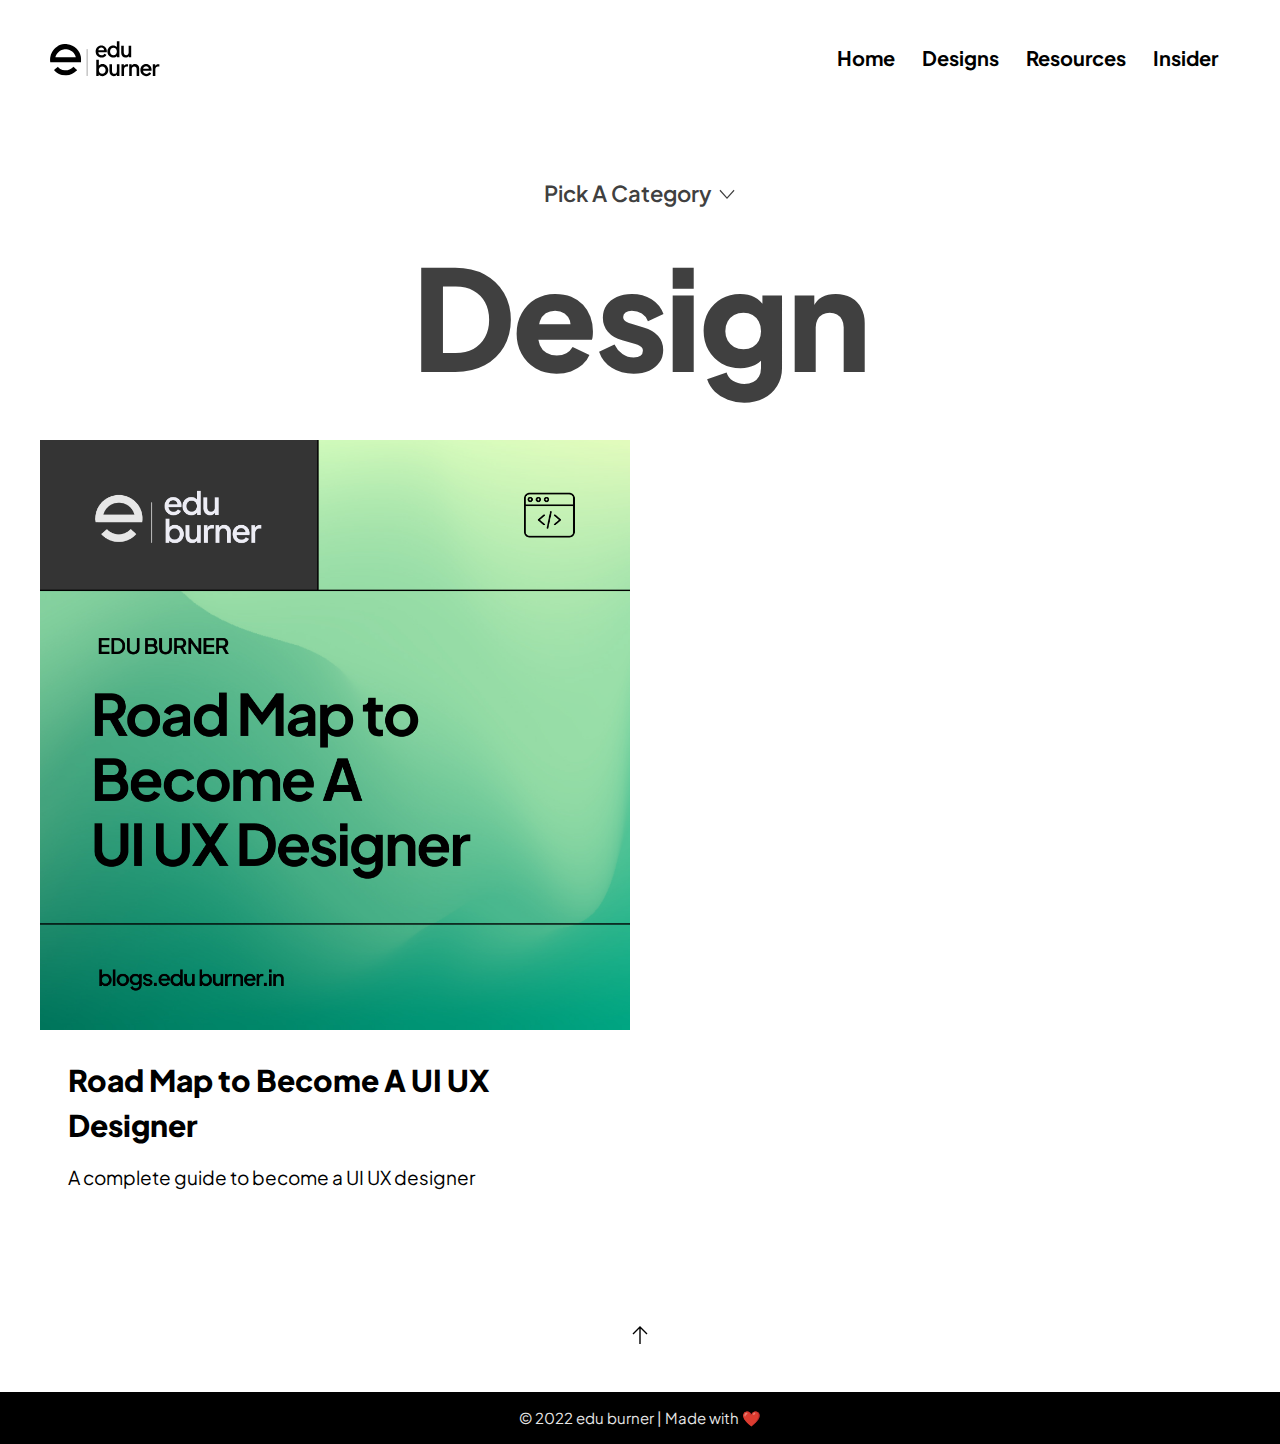
<file: blogs/design.html>
<!DOCTYPE html>
<html lang="en">
<head>
    <meta charset="UTF-8">
    <meta http-equiv="X-UA-Compatible" content="IE=edge">
    <meta name="viewport" content="width=device-width, initial-scale=1.0, user-scalable=no" >
    <title>Design</title>
    <link rel="stylesheet" href="style.css">
    <link rel="icon" href="https://i.ibb.co/Wy843ZW/favicon.png">
    <link rel="preconnect" href="https://fonts.googleapis.com">
    <link rel="preconnect" href="https://fonts.gstatic.com" crossorigin>
    <link href="https://fonts.googleapis.com/css2?family=Plus+Jakarta+Sans:wght@200;400&display=swap" rel="stylesheet">
</head>

<script>
    function openNav() {
    document.getElementById("myNav").style.height = "100%";
    }

    function closeNav() {
    document.getElementById("myNav").style.height = "0%";
    }

    //Get the button:
    mybutton = document.getElementById("myBtn");

    // When the user scrolls down 20px from the top of the document, show the button
    window.onscroll = function() {scrollFunction()};

    function scrollFunction() {
    if (document.body.scrollTop > 20 || document.documentElement.scrollTop > 20) {
        mybutton.style.display = "block";
    } else {
        mybutton.style.display = "none";
    }
    }

    // When the user clicks on the button, scroll to the top of the document
    function topFunction() {
    document.body.scrollTop = 0; // For Safari
    document.documentElement.scrollTop = 0; // For Chrome, Firefox, IE and Opera
    }


</script>

<div id="myNav" class="overlay">
    <a href="javascript:void(0)" class="closebtn" onclick="closeNav()">
        <svg xmlns="http://www.w3.org/2000/svg" class="h-6 w-6" fill="none" viewBox="0 0 24 24" stroke="currentColor" stroke-width="2">
            <path stroke-linecap="round" stroke-linejoin="round" d="M6 18L18 6M6 6l12 12" />
          </svg>
        </a>
    <div class="overlay-content">
      <a href="resources.html" class="one">Home</a>
      <a href="design.html" class="two">Design</a>
      <a href="resources.html" class="three">Resources</a>
      <a href="https://forms.gle/ttMKAbHxAMxrB6Ue7#" class="four">Insider</a>
    </div>
  </div>
<body ondragstart="return false;" ondrop="return false;">
    <div class="section-one">
        <nav>
            <img class="eduburnerlogo" src="images/dark-logo.svg">
            <ul class="nav-links">
                <li><a href="resources.html">Home</a></li>
                <li><a href="design.html">Designs</a></li>
                <li><a href="resources.html">Resources</a></li>
                <li><a href="https://forms.gle/ttMKAbHxAMxrB6Ue7">Insider</a></li>
            </ul>
        </nav>

        <div class="easy-nav" onclick="openNav()">
            <p class="regular-text">
                Pick A Category
            </p>
            <svg class="down" xmlns="http://www.w3.org/2000/svg" viewBox="0 0 24 24" width="24" height="24"><path fill="currentColor" d="M12 16L4.1049 7 3 8l9 10 9-10-1-1z"></path></svg>
        </div>
        <div class="thispage">
            <p class="page-title">Design</p>
        </div>
        <body>
            <div class="outer-wrap">
              <div class="content">
                
                <main class="main-area">
                  <section class="cards">
                    <article class="card" class="filterDiv design">
                            <a href="#">
                                <picture class="thumbnail">
                                    <img src="images/blog-preview/1.png">
                                </picture>
                                <div class="card-content">
                                    <h2>Road Map to Become A UI UX Designer </h2>
                                    <p>A complete guide to become a UI UX designer</p>
                                </div><!-- .card-content -->
                            </a>
                        </article><!-- .card -->
                    </section><!-- .cards -->
                </main>
              </div><!-- .content -->
            </div><!-- .outer-wrap -->
        </body>

        <footer>
            <svg id="myBtn" onclick="topFunction()" xmlns="http://www.w3.org/2000/svg" viewBox="0 0 24 24" width="24" height="24" style="transform:rotate(180deg)" class="top" fill="none"><path stroke="#000" stroke-width="1.4" d="M12 3v17M19 13l-7 7-7-7"></path></svg>
        </footer>

        <div class="footer-copyright">
            <p>&copy; 2022 edu burner | Made with ❤️</p>
        </div>
    </div>


</body>
</html>
</file>
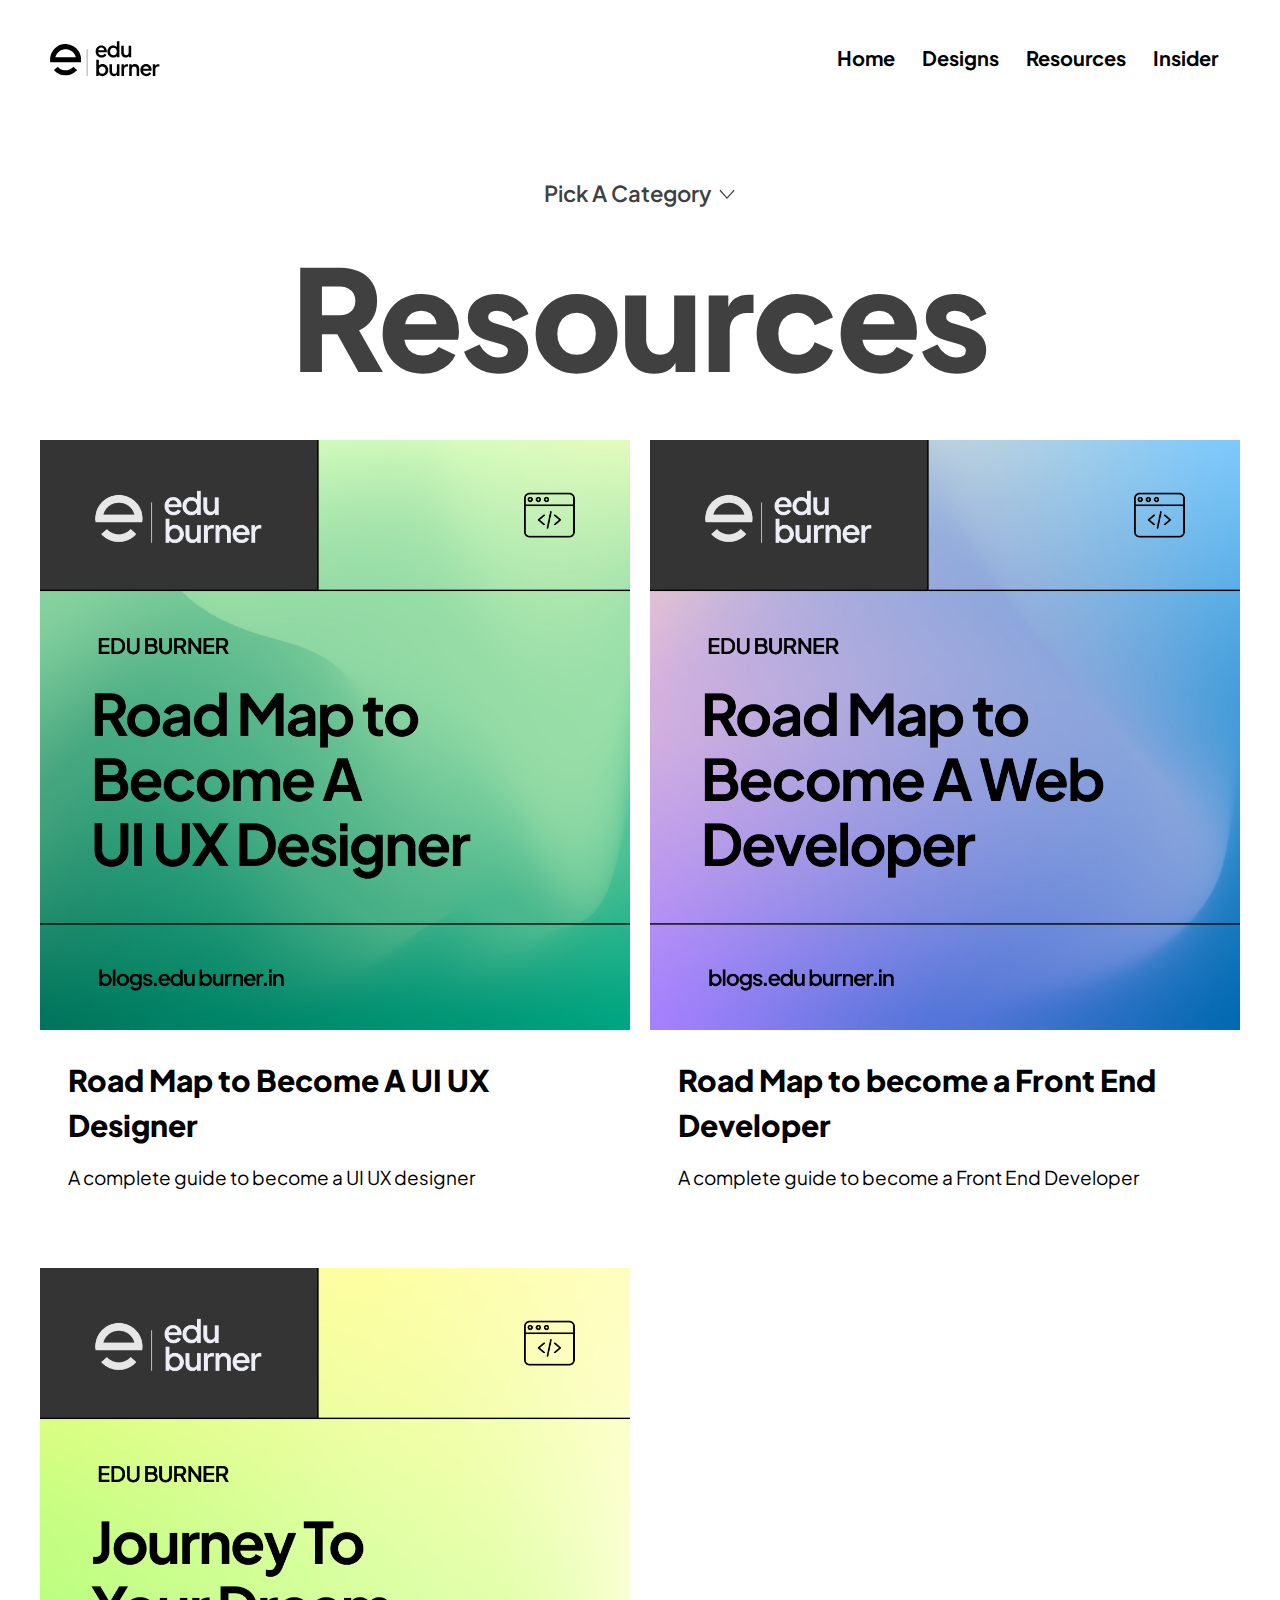
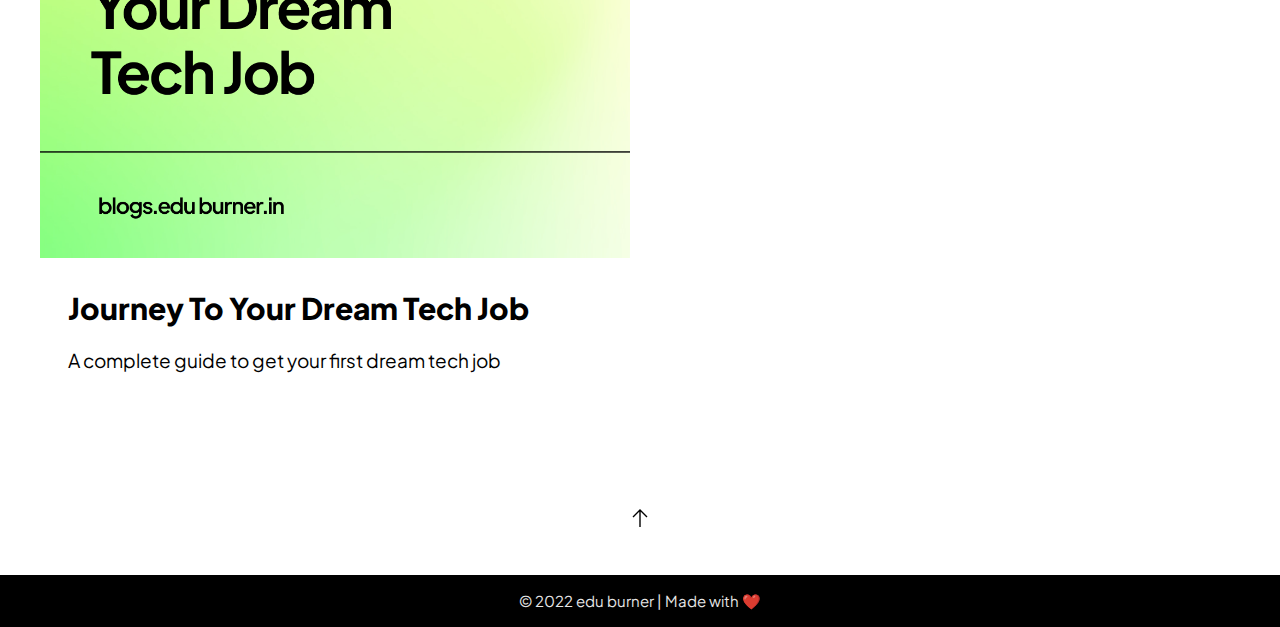
<file: blogs/resources.html>
<!DOCTYPE html>
<html lang="en">
<head>
    <meta charset="UTF-8">
    <meta http-equiv="X-UA-Compatible" content="IE=edge">
    <meta name="viewport" content="width=device-width, initial-scale=1.0, user-scalable=no" >
    <title>Resources</title>
    <link rel="stylesheet" href="style.css">
    <link rel="icon" href="https://i.ibb.co/Wy843ZW/favicon.png">
    <link rel="preconnect" href="https://fonts.googleapis.com">
    <link rel="preconnect" href="https://fonts.gstatic.com" crossorigin>
    <link href="https://fonts.googleapis.com/css2?family=Plus+Jakarta+Sans:wght@200;400&display=swap" rel="stylesheet">
</head>

<script>
    function openNav() {
    document.getElementById("myNav").style.height = "100%";
    }

    function closeNav() {
    document.getElementById("myNav").style.height = "0%";
    }

    //Get the button:
    mybutton = document.getElementById("myBtn");

    // When the user scrolls down 20px from the top of the document, show the button
    window.onscroll = function() {scrollFunction()};

    function scrollFunction() {
    if (document.body.scrollTop > 20 || document.documentElement.scrollTop > 20) {
        mybutton.style.display = "block";
    } else {
        mybutton.style.display = "none";
    }
    }

    // When the user clicks on the button, scroll to the top of the document
    function topFunction() {
    document.body.scrollTop = 0; // For Safari
    document.documentElement.scrollTop = 0; // For Chrome, Firefox, IE and Opera
    }


</script>

<div id="myNav" class="overlay">
    <a href="javascript:void(0)" class="closebtn" onclick="closeNav()">
        <svg xmlns="http://www.w3.org/2000/svg" class="h-6 w-6" fill="none" viewBox="0 0 24 24" stroke="currentColor" stroke-width="2">
            <path stroke-linecap="round" stroke-linejoin="round" d="M6 18L18 6M6 6l12 12" />
          </svg>
        </a>
    <div class="overlay-content">
      <a href="resources.html" class="one">Home</a>
      <a href="design.html" class="two">Design</a>
      <a href="resources.html" class="three">Resources</a>
      <a href="https://forms.gle/ttMKAbHxAMxrB6Ue7" class="four">Insider</a>
    </div>
  </div>
<body ondragstart="return false;" ondrop="return false;">
    <div class="section-one">
        <nav>
            <img class="eduburnerlogo" src="images/dark-logo.svg">
            <ul class="nav-links">
                <li><a href="resources.html">Home</a></li>
                <li><a href="design.html">Designs</a></li>
                <li><a href="resources.html">Resources</a></li>
                <li><a href="https://forms.gle/ttMKAbHxAMxrB6Ue7">Insider</a></li>
            </ul>
        </nav>

        <div class="easy-nav" onclick="openNav()">
            <p class="regular-text">
                Pick A Category
            </p>
            <svg class="down" xmlns="http://www.w3.org/2000/svg" viewBox="0 0 24 24" width="24" height="24"><path fill="currentColor" d="M12 16L4.1049 7 3 8l9 10 9-10-1-1z"></path></svg>
        </div>
        <div class="thispage">
            <p class="page-title">Resources</p>
        </div>
        <body>
            <div class="outer-wrap">
              <div class="content">
                
                <main class="main-area">
                  <section class="cards">
                    <article class="card" class="filterDiv design">
                            <a href="#">
                                <picture class="thumbnail">
                                    <img src="images/blog-preview/1.png">
                                </picture>
                                <div class="card-content">
                                    <h2>Road Map to Become A UI UX Designer </h2>
                                    <p>A complete guide to become a UI UX designer</p>
                                </div><!-- .card-content -->
                            </a>
                        </article><!-- .card -->
        
                        <article class="card">
                            <a href="https://www.instagram.com/p/Cbw5ok_vNev/?utm_source=ig_web_copy_link">
                                <picture class="thumbnail">
                                    <img src="images/blog-preview/2.png">
                                </picture>
                                <div class="card-content">
                                    <h2>Road Map to become a Front End Developer</h2>
                                    <p>A complete guide to become a Front End Developer</p>
                                </div><!-- .card-content -->
                            </a>
                        </article><!-- .card -->
        
                        <article class="card">
                            <a href="https://www.instagram.com/p/CbrmH2MLA12/?utm_source=ig_web_copy_link">
                                <picture class="thumbnail">
                                    <img src="images/blog-preview/3.png">
                                </picture>
                                <div class="card-content">
                                    <h2>Journey To Your Dream Tech Job</h2>
                                    <p>A complete guide to get your first dream tech job</p>
                                </div><!-- .card-content -->
                            </a>
                        </article><!-- .card -->
                    </section><!-- .cards -->
                </main>
              </div><!-- .content -->
            </div><!-- .outer-wrap -->
        </body>

        <footer>
            <svg id="myBtn" onclick="topFunction()" xmlns="http://www.w3.org/2000/svg" viewBox="0 0 24 24" width="24" height="24" style="transform:rotate(180deg)" class="top" fill="none"><path stroke="#000" stroke-width="1.4" d="M12 3v17M19 13l-7 7-7-7"></path></svg>
        </footer>

        <div class="footer-copyright">
            <p>&copy; 2022 edu burner | Made with ❤️</p>
        </div>
    </div>


</body>
</html>
</file>
<file: blogs/style.css>
*{
    font-family: 'Plus Jakarta Sans', sans-serif;
    margin: 0;
    -webkit-tap-highlight-color: transparent;
}

html {
    scroll-behavior: smooth;
  }

.regular-text{
    font-size: 22px;
    font-weight: 600;
}

::selection { background: #a0fea0; }

body{
    background-image: url(https://uploads-ssl.webflow.com/5ec207a448d573153616868a/60e32bd725cdee79cfbdc42f_Mesh%2026.jpg);
    background-repeat: no-repeat;
    background-attachment: fixed;
    background-size: cover;
    background-position: center;
}

.section-one{
    height: 100vh;
    font-size: 20px;
}

.section-one nav{
    display: flex;
    justify-content: center;
    justify-content: space-between;
    align-items: center;
    padding-top: 3%;
    padding-right: 50px;
    padding-left: 50px;
}

.section-one nav .eduburnerlogo{
    width: 110px;
}

.section-one nav ul li{
    list-style-type: none;
    display: inline-block;
}

.section-one nav ul li a{
    text-decoration: none;
    color: black;
    font-weight: 700;
    padding: 10px 12px;
    transition: 0.2s ease-in-out;
}

.section-one nav ul:hover a{
    opacity: 40%;
}

.section-one nav ul li a:hover{
    color: black;
    opacity: 100%;
}

.easy-nav{
    display: flex;
    align-items: center;
    justify-content: center;
    margin-top: 100px;
    cursor: pointer;
}

.easy-nav .down{
    height: 20px;
    width: 20px;
    margin-top: 2px;
    margin-left: 5px;
}

/*Easy Nav
-------------------------------------------*/
.overlay {
    height: 0%;
    width: 100%;
    position: fixed;
    z-index: 1;
    top: 0;
    left: 0;
    backdrop-filter: blur(10px);
    background-color: rgb(255, 255, 255);
    background-color: rgba(255, 255, 255, 0.9);
    overflow-y: hidden;
    transition: 0.5s;
  }
  
  .overlay-content {
    position: relative;
    top: 25%;
    width: 100%;
    text-align: center;
    margin-top: 30px;
  }
  
  .overlay a {
    padding: 8px;
    text-decoration: none;
    font-size: 36px;
    color: #000;
    display: block;
    transition: 0.3s;
  }
  
  .overlay a:hover, .overlay a:focus {
    color: #087c42;
  }
  
  .overlay .closebtn {
    position: absolute;
    bottom: 20px;
    left: 0;
    right: 0;
    text-align: center;
    font-size: 60px;
  }
  
  @media screen and (max-height: 450px) {
    .overlay {overflow-y: auto;}
    .overlay a {font-size: 20px}
    .overlay .closebtn {
    font-size: 40px;
    top: 15px;
    right: 35px;
    }
  }

    .overlay .closebtn svg{
      height: 30px;
      background-color: #7BE0AD;
      padding: 10px 10px;
      border-radius: 100%;
  }

.overlay .overlay-content a{
      font-weight: 800;
  }

.overlay .overlay-content .one:hover{
    color: #F1C40F;
}

  .overlay .overlay-content .two:hover{
      color: #26C485;
  }

.overlay .overlay-content .three:hover{
    color: #2191FB;
}

.overlay .overlay-content .four:hover{
    color: #F72585;
}


/*Easy Nav
---------------------------------------------------------------*/

@media screen and (max-width: 745px) {
    nav .nav-links{
        display: none;
    }

    .section-one nav{
        display: flex;
        justify-content: center;
        justify-content: space-between;
        align-items: center;
        padding-top: 4%;
        padding-right: 30px;
        padding-left: 30px;
    }

}

.section-one .thispage .page-title{
    text-align: center;
    font-size: 140px;
    font-weight: 800;
    letter-spacing: -2.5px;
}


/*Grid
--------------------------------------------------------------*/
body {
	color: #404040;
	font-size: 18px;
	line-height: 1.5;

}

.main-area {padding: 2em;}
.cards p {margin-bottom: 1.5em;}
.cards h2 {font-size: 1.5em;}

img {
	display: block;
	border: 0;
	width: 100%;
	height: auto;
}

/* Flexbox */
@media screen and (min-width: 70em) {
    
    .outer-wrap {
        display: -webkit-flex;
        display: -ms-flexbox;
        display: flex;
        -webkit-flex-direction: column;
            -ms-flex-direction: column;
                flex-direction: column;
    }
    
    .content {
        display: -webkit-flex;
        display: -ms-flexbox;
        display: flex;
    }
    
    .main-area {
        -webkit-flex: 1 1 auto;
            -ms-flex: 1 1 auto;
                flex: 1 1 auto;
        -webkit-order: 1;
            -ms-flex-order: 1;
                order: 1;
    }
  
}

/* Card Based Layout - Base styles */


.card {
	background: white;
	margin-bottom: 2em;	
}

.card a {
	color: black;
	text-decoration: none;
}

.card-content {
	padding: 1.4em;
}

.card-content h2 {
	margin-top: 0;
	margin-bottom: .5em;
	font-weight: 800;
}

.card-content p {
	font-size: 95%;
}

/* Flexbox stuff */

@media screen and (min-width: 40em) {
    .cards {
        display: -webkit-flex;
        display: -ms-flexbox;
        display: flex;
        -webkit-flex-wrap: wrap;
            -ms-flex-wrap: wrap;
                flex-wrap: wrap;
        -webkit-justify-content: space-between;
            -ms-flex-pack: justify;
                justify-content: space-between;
        margin-top: -1em;
    }

    .card {
        display: -webkit-flex;
        display: -ms-flexbox;
        display: flex;
        -webkit-flex: 0 1 calc(50% - .5em);
            -ms-flex: 0 1 calc(50% - .5em);
                flex: 0 1 calc(50% - .5em);
        margin-bottom: 1em;
    }
}

@media screen and (max-width: 39.9em) {
  
  .main-area {
    padding: 0em;
    margin: 25px;
}
  .card {margin-bottom: 2em;}	
}

@media screen and (min-width: 90em) {
    .cards {
        margin-top: inherit;
    }
    
    .card {
        -webkit-flex: 0 1 calc(33% - 1em);
            -ms-flex: 0 1 calc(33% - 1em);
                flex: 0 1 calc(33% - 1em);
        margin-bottom: 2em;
    }
}

@media screen and (max-width: 732px){
    .section-one .thispage .page-title{
        font-size: 70px;
        overflow-x: hidden;
    }
}


body .section-one footer .top{
    background-color: #fff;
    padding: 15px;
    border-radius: 100%;
    cursor: pointer;
    transition: 0.2s ease-in-out;
}

body .section-one footer{
    display: flex;
    align-items: center;
    justify-content: center;
}



body .section-one footer .top:hover{
    background-color: #ededed;
}

body .section-one footer:focus{
    outline: none;
    background: none;
}

body .section-one .footer-copyright{
    background-color: #000;
    margin-top: 30px;
}

body .section-one .footer-copyright p{
    padding: 15px 20px;
    text-align: center;
    font-size: 15px;
    opacity: 90%;
    color: #fff;
}

.filterDiv {
    float: left;
    background-color: #2196F3;
    color: #ffffff;
    width: 100px;
    line-height: 100px;
    text-align: center;
    margin: 2px;
    display: none; /* Hidden by default */
  }
  
  /* The "show" class is added to the filtered elements */
  .show {
    display: block;
  }
</file>
